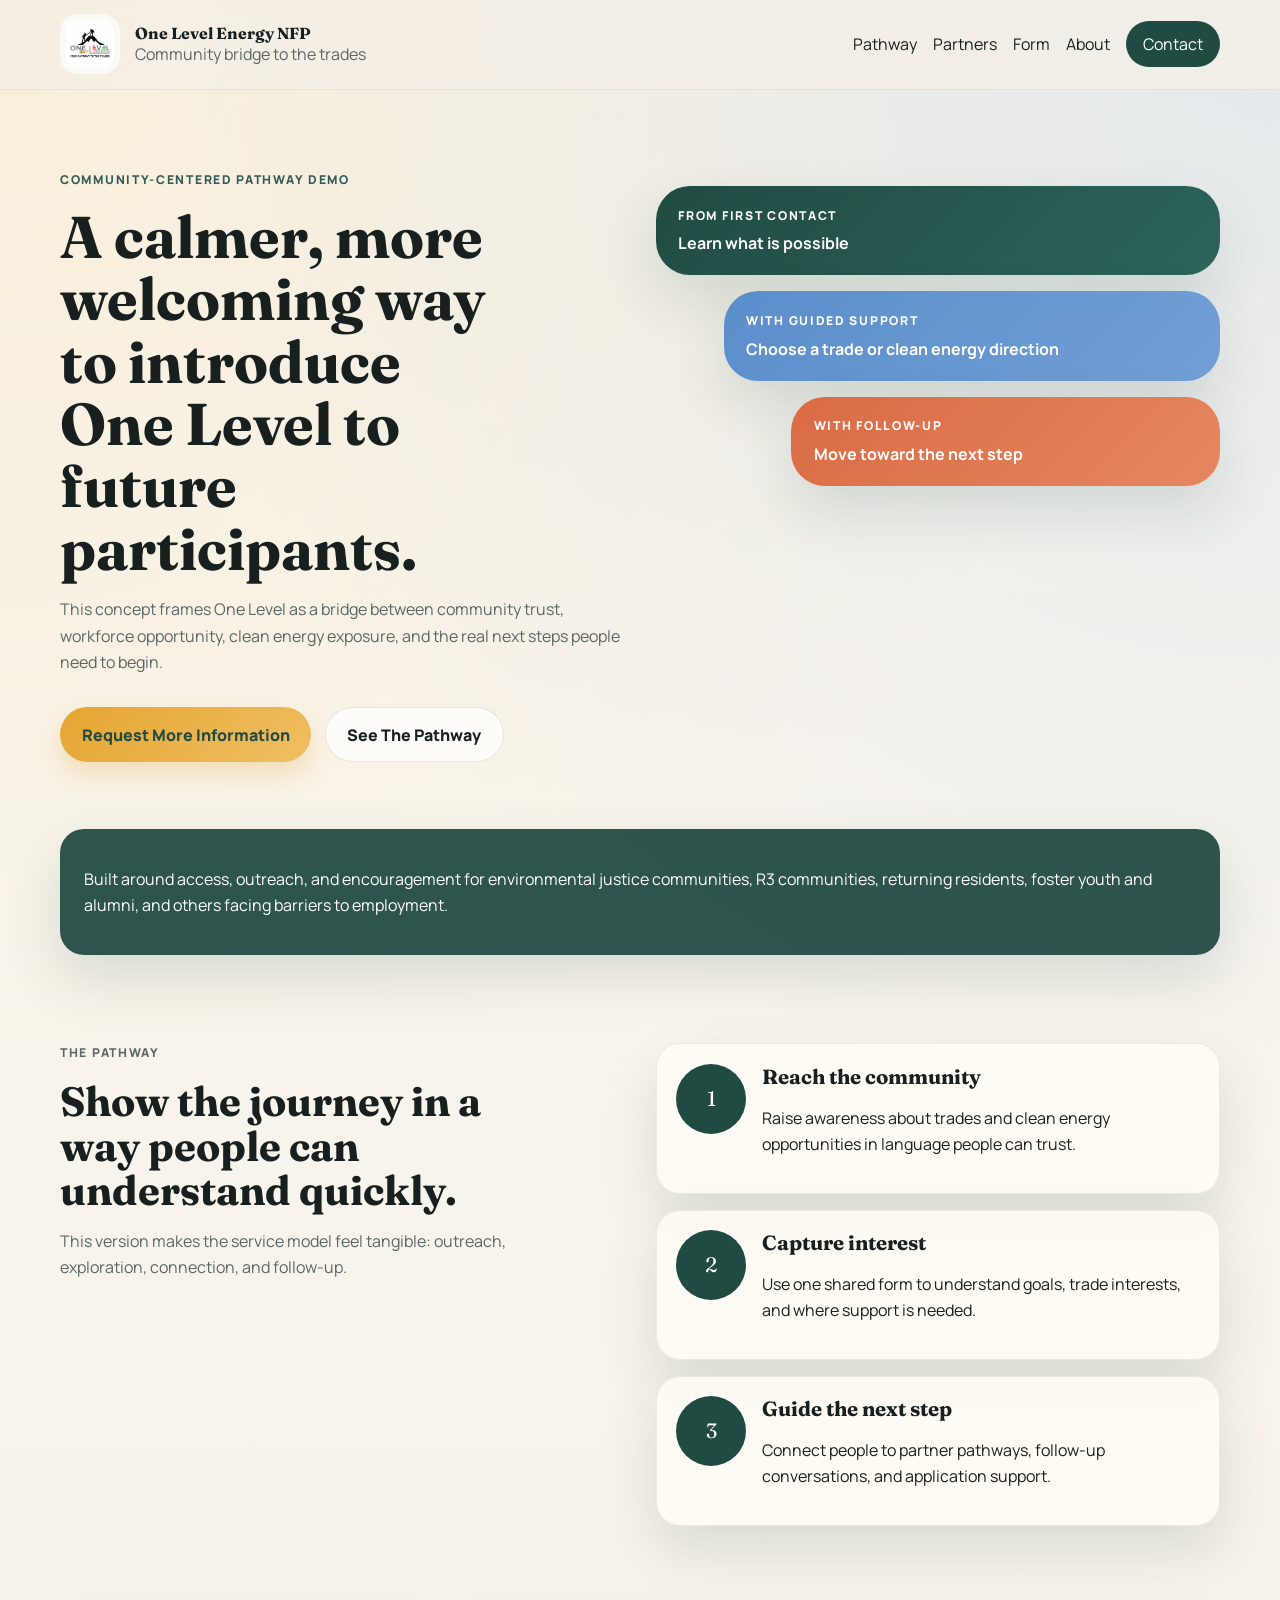
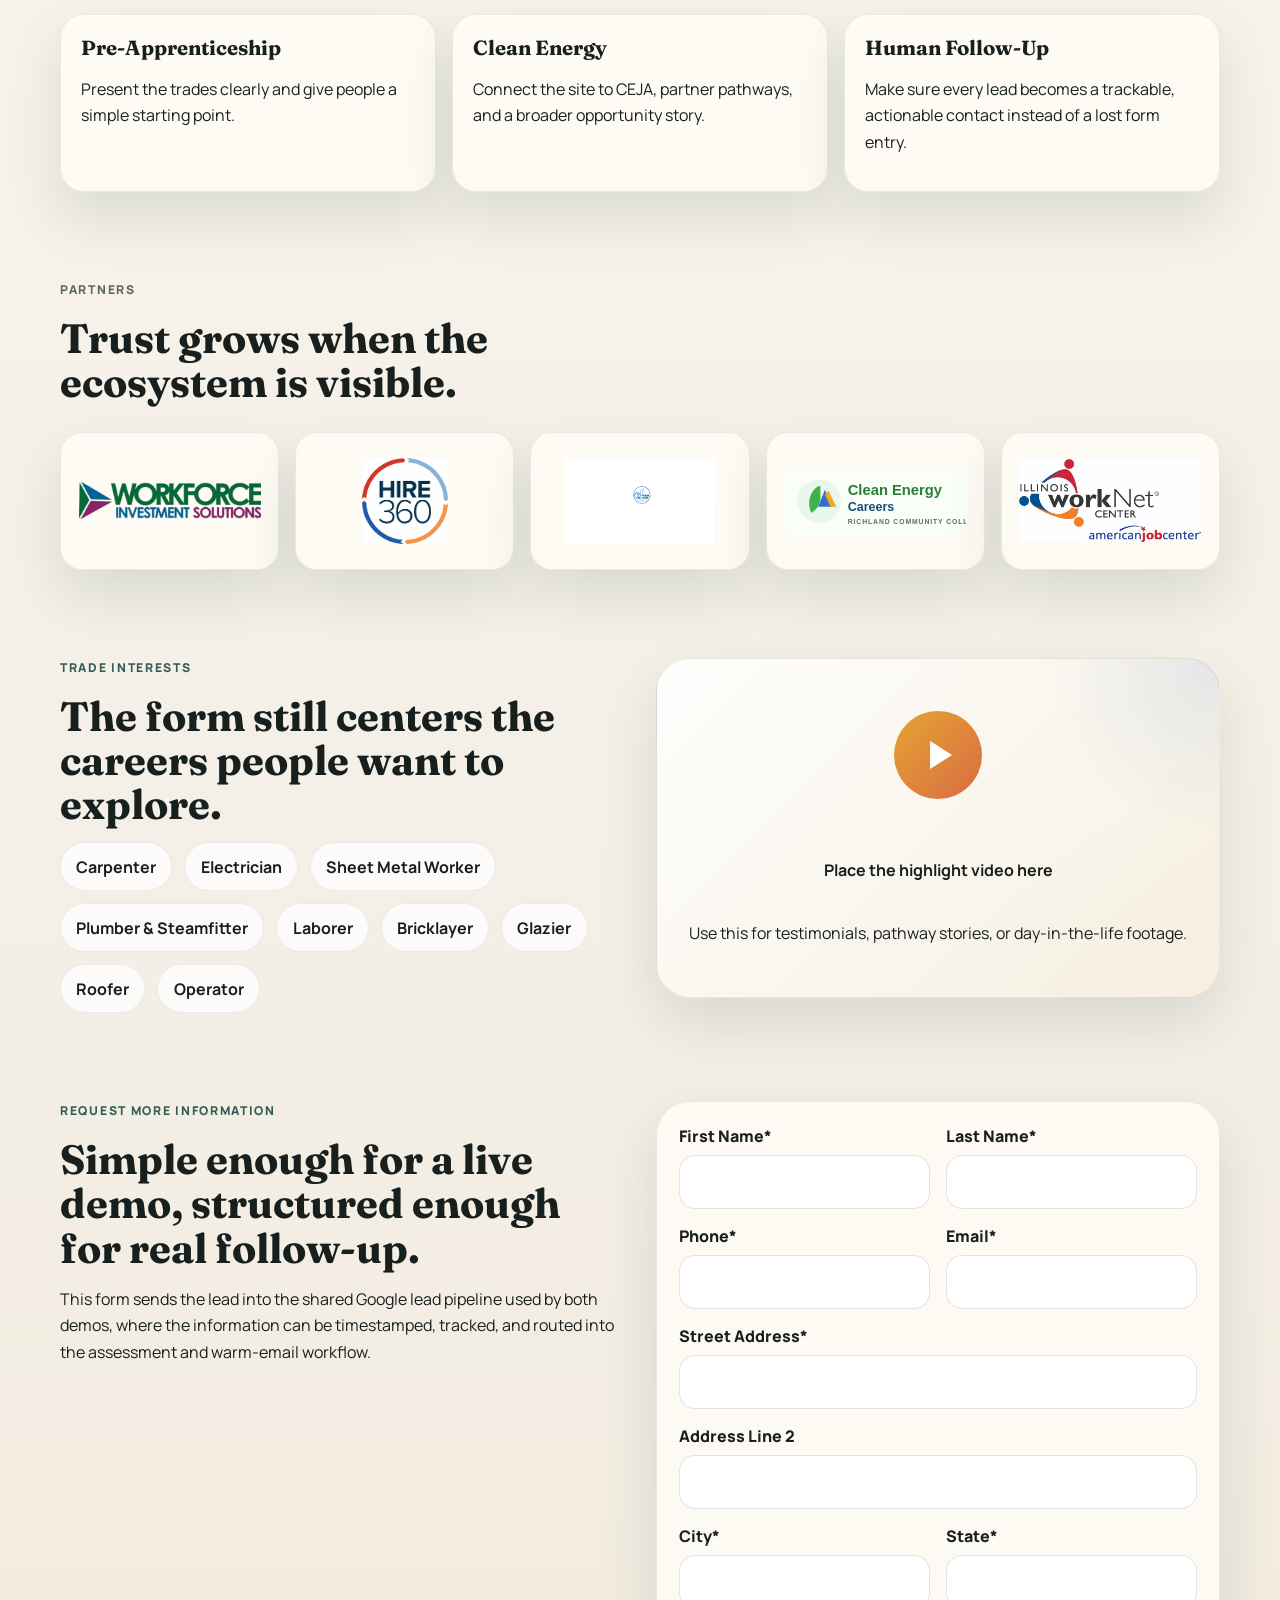
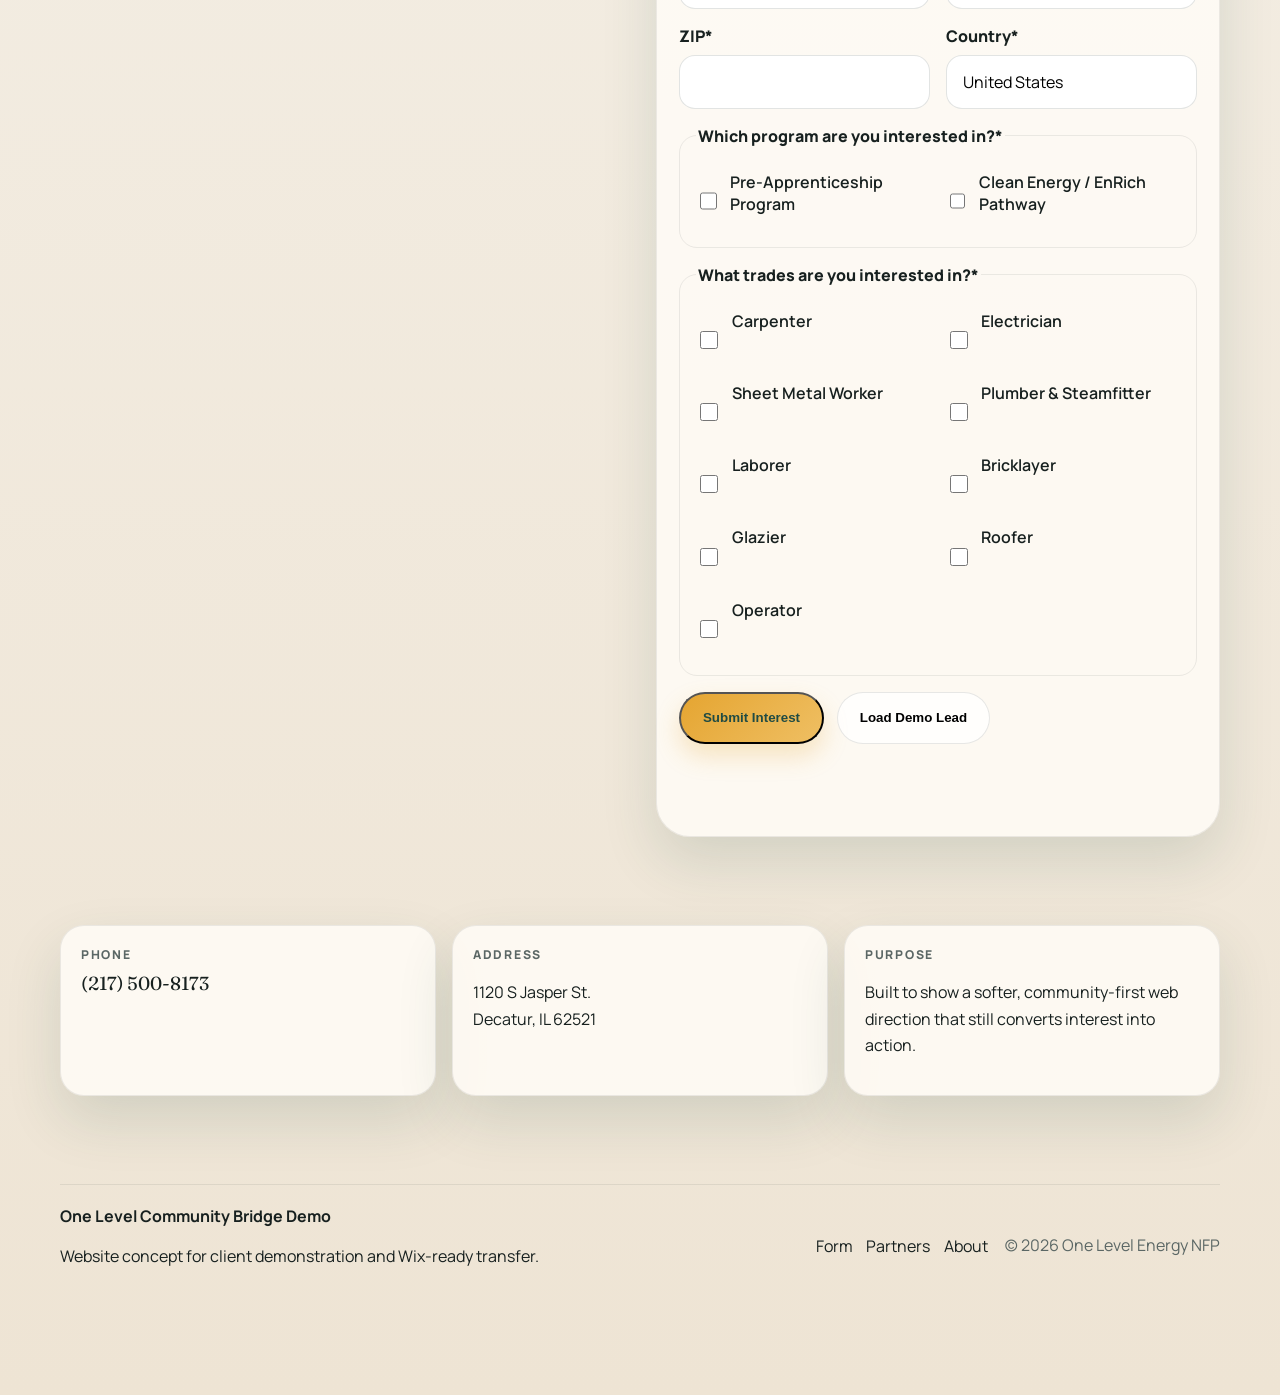
<file: index.html>
<!DOCTYPE html>
<html lang="en">
  <head>
    <meta charset="UTF-8" />
    <meta name="viewport" content="width=device-width, initial-scale=1.0" />
    <title>One Level Community Bridge Demo</title>
    <meta
      name="description"
      content="A community-centered demo website for One Level Energy NFP built for client presentation, Netlify hosting, and easy transfer to Wix."
    />
    <link rel="preconnect" href="https://fonts.googleapis.com" />
    <link rel="preconnect" href="https://fonts.gstatic.com" crossorigin />
    <link
      href="https://fonts.googleapis.com/css2?family=Fraunces:opsz,wght@9..144,500;9..144,600;9..144,700&family=Manrope:wght@400;500;600;700;800&display=swap"
      rel="stylesheet"
    />
    <link rel="stylesheet" href="styles.css" />
  </head>
  <body>
    <header class="site-header" id="top">
      <div class="shell header-shell">
        <a class="brand" href="index.html" aria-label="One Level home">
          <img src="assets/logos/one-level-logo.png" alt="One Level Energy NFP logo" />
          <div>
            <strong>One Level Energy NFP</strong>
            <span>Community bridge to the trades</span>
          </div>
        </a>
        <button class="nav-toggle" type="button" aria-expanded="false" aria-controls="site-nav">
          <span></span>
          <span></span>
          <span></span>
        </button>
        <nav class="site-nav" id="site-nav" aria-label="Primary">
          <a href="#pathway">Pathway</a>
          <a href="#partners">Partners</a>
          <a href="#form">Form</a>
          <a href="about.html">About</a>
          <a href="#contact" class="nav-cta">Contact</a>
        </nav>
      </div>
    </header>

    <main>
      <section class="hero">
        <div class="shell hero-shell">
          <div class="hero-copy">
            <p class="eyebrow">Community-centered pathway demo</p>
            <h1>A calmer, more welcoming way to introduce One Level to future participants.</h1>
            <p class="hero-lead">
              This concept frames One Level as a bridge between community trust, workforce
              opportunity, clean energy exposure, and the real next steps people need to begin.
            </p>
            <div class="hero-actions">
              <a class="button button-primary" href="#form">Request More Information</a>
              <a class="button button-secondary" href="#pathway">See The Pathway</a>
            </div>
          </div>

          <div class="hero-stage">
            <div class="hero-stage-panel panel-large">
              <span class="panel-label">From first contact</span>
              <strong>Learn what is possible</strong>
            </div>
            <div class="hero-stage-panel panel-mid">
              <span class="panel-label">With guided support</span>
              <strong>Choose a trade or clean energy direction</strong>
            </div>
            <div class="hero-stage-panel panel-small">
              <span class="panel-label">With follow-up</span>
              <strong>Move toward the next step</strong>
            </div>
          </div>
        </div>
      </section>

      <section class="community-band">
        <div class="shell community-shell">
          <p>
            Built around access, outreach, and encouragement for environmental justice communities,
            R3 communities, returning residents, foster youth and alumni, and others facing
            barriers to employment.
          </p>
        </div>
      </section>

      <section class="section" id="pathway">
        <div class="shell pathway-layout">
          <div class="section-heading narrow">
            <p class="eyebrow">The Pathway</p>
            <h2>Show the journey in a way people can understand quickly.</h2>
            <p>
              This version makes the service model feel tangible: outreach, exploration,
              connection, and follow-up.
            </p>
          </div>
          <div class="pathway-rail">
            <article>
              <span>1</span>
              <div>
                <h3>Reach the community</h3>
                <p>Raise awareness about trades and clean energy opportunities in language people can trust.</p>
              </div>
            </article>
            <article>
              <span>2</span>
              <div>
                <h3>Capture interest</h3>
                <p>Use one shared form to understand goals, trade interests, and where support is needed.</p>
              </div>
            </article>
            <article>
              <span>3</span>
              <div>
                <h3>Guide the next step</h3>
                <p>Connect people to partner pathways, follow-up conversations, and application support.</p>
              </div>
            </article>
          </div>
        </div>
      </section>

      <section class="section">
        <div class="shell focus-grid">
          <article>
            <h3>Pre-Apprenticeship</h3>
            <p>Present the trades clearly and give people a simple starting point.</p>
          </article>
          <article>
            <h3>Clean Energy</h3>
            <p>Connect the site to CEJA, partner pathways, and a broader opportunity story.</p>
          </article>
          <article>
            <h3>Human Follow-Up</h3>
            <p>Make sure every lead becomes a trackable, actionable contact instead of a lost form entry.</p>
          </article>
        </div>
      </section>

      <section class="section partners-section" id="partners">
        <div class="shell">
          <div class="section-heading">
            <p class="eyebrow">Partners</p>
            <h2>Trust grows when the ecosystem is visible.</h2>
          </div>
          <div class="logo-strip">
            <div class="logo-card"><img src="assets/logos/workforce-investment-solutions.webp" alt="Workforce Investment Solutions logo" /></div>
            <div class="logo-card"><img src="assets/logos/hire360.png" alt="HIRE360 logo" /></div>
            <div class="logo-card"><img src="assets/logos/ceja-logo.png" alt="CEJA Illinois logo" /></div>
            <div class="logo-card"><img src="assets/logos/richland-clean-energy-placeholder.svg" alt="Richland clean energy careers placeholder badge" /></div>
            <div class="logo-card"><img src="assets/logos/illinois-worknet-ajc.jpg" alt="Illinois workNet and American Job Center logo" /></div>
          </div>
        </div>
      </section>

      <section class="section">
        <div class="shell media-layout">
          <div>
            <p class="eyebrow">Trade Interests</p>
            <h2>The form still centers the careers people want to explore.</h2>
            <div class="trade-cloud">
              <span>Carpenter</span>
              <span>Electrician</span>
              <span>Sheet Metal Worker</span>
              <span>Plumber &amp; Steamfitter</span>
              <span>Laborer</span>
              <span>Bricklayer</span>
              <span>Glazier</span>
              <span>Roofer</span>
              <span>Operator</span>
            </div>
          </div>
          <div class="video-placeholder">
            <div class="play-mark"></div>
            <strong>Place the highlight video here</strong>
            <span>Use this for testimonials, pathway stories, or day-in-the-life footage.</span>
          </div>
        </div>
      </section>

      <section class="section form-section" id="form">
        <div class="shell form-layout">
          <div class="form-copy">
            <p class="eyebrow">Request More Information</p>
            <h2>Simple enough for a live demo, structured enough for real follow-up.</h2>
            <p>
              This form sends the lead into the shared Google lead pipeline used by both demos,
              where the information can be timestamped, tracked, and routed into the assessment and
              warm-email workflow.
            </p>
          </div>

          <form class="interest-form" id="interest-form" novalidate>
            <div class="form-row two-up">
              <label><span>First Name*</span><input type="text" name="firstName" required /></label>
              <label><span>Last Name*</span><input type="text" name="lastName" required /></label>
            </div>
            <div class="form-row two-up">
              <label><span>Phone*</span><input type="tel" name="phone" required /></label>
              <label><span>Email*</span><input type="email" name="email" required /></label>
            </div>
            <div class="form-row">
              <label><span>Street Address*</span><input type="text" name="streetAddress" required /></label>
            </div>
            <div class="form-row">
              <label><span>Address Line 2</span><input type="text" name="addressLine2" /></label>
            </div>
            <div class="form-row address-row">
              <label><span>City*</span><input type="text" name="city" required /></label>
              <label><span>State*</span><input type="text" name="state" required /></label>
              <label><span>ZIP*</span><input type="text" name="zip" required /></label>
              <label><span>Country*</span><input type="text" name="country" required value="United States" /></label>
            </div>

            <fieldset class="checkbox-fieldset">
              <legend>Which program are you interested in?*</legend>
              <div class="checkbox-grid">
                <label><input type="checkbox" name="programInterest" value="Pre-Apprenticeship Program" /> Pre-Apprenticeship Program</label>
                <label><input type="checkbox" name="programInterest" value="Clean Energy / EnRich Pathway" /> Clean Energy / EnRich Pathway</label>
              </div>
            </fieldset>

            <fieldset class="checkbox-fieldset">
              <legend>What trades are you interested in?*</legend>
              <div class="checkbox-grid">
                <label><input type="checkbox" name="tradeInterest" value="Carpenter" /> Carpenter</label>
                <label><input type="checkbox" name="tradeInterest" value="Electrician" /> Electrician</label>
                <label><input type="checkbox" name="tradeInterest" value="Sheet Metal Worker" /> Sheet Metal Worker</label>
                <label><input type="checkbox" name="tradeInterest" value="Plumber &amp; Steamfitter" /> Plumber &amp; Steamfitter</label>
                <label><input type="checkbox" name="tradeInterest" value="Laborer" /> Laborer</label>
                <label><input type="checkbox" name="tradeInterest" value="Bricklayer" /> Bricklayer</label>
                <label><input type="checkbox" name="tradeInterest" value="Glazier" /> Glazier</label>
                <label><input type="checkbox" name="tradeInterest" value="Roofer" /> Roofer</label>
                <label><input type="checkbox" name="tradeInterest" value="Operator" /> Operator</label>
              </div>
            </fieldset>

            <div class="form-actions">
              <button class="button button-primary" type="submit">Submit Interest</button>
              <button class="button button-secondary" type="button" id="demo-fill-button">Load Demo Lead</button>
            </div>
            <p class="form-feedback" id="form-feedback" aria-live="polite"></p>
            <p class="form-followup" id="form-followup"></p>
          </form>
        </div>
      </section>

      <section class="section contact-section" id="contact">
        <div class="shell contact-grid">
          <article>
            <span class="contact-label">Phone</span>
            <a href="tel:12175008173">(217) 500-8173</a>
          </article>
          <article>
            <span class="contact-label">Address</span>
            <p>1120 S Jasper St.<br />Decatur, IL 62521</p>
          </article>
          <article>
            <span class="contact-label">Purpose</span>
            <p>Built to show a softer, community-first web direction that still converts interest into action.</p>
          </article>
        </div>
      </section>
    </main>

    <footer class="site-footer">
      <div class="shell footer-shell">
        <div>
          <strong>One Level Community Bridge Demo</strong>
          <p>Website concept for client demonstration and Wix-ready transfer.</p>
        </div>
        <nav class="footer-nav" aria-label="Footer">
          <a href="#form">Form</a>
          <a href="#partners">Partners</a>
          <a href="about.html">About</a>
        </nav>
        <p class="footer-meta">(c) <span id="year"></span> One Level Energy NFP</p>
      </div>
    </footer>

    <script src="site-config.js"></script>
    <script src="script.js"></script>
  </body>
</html>
</file>
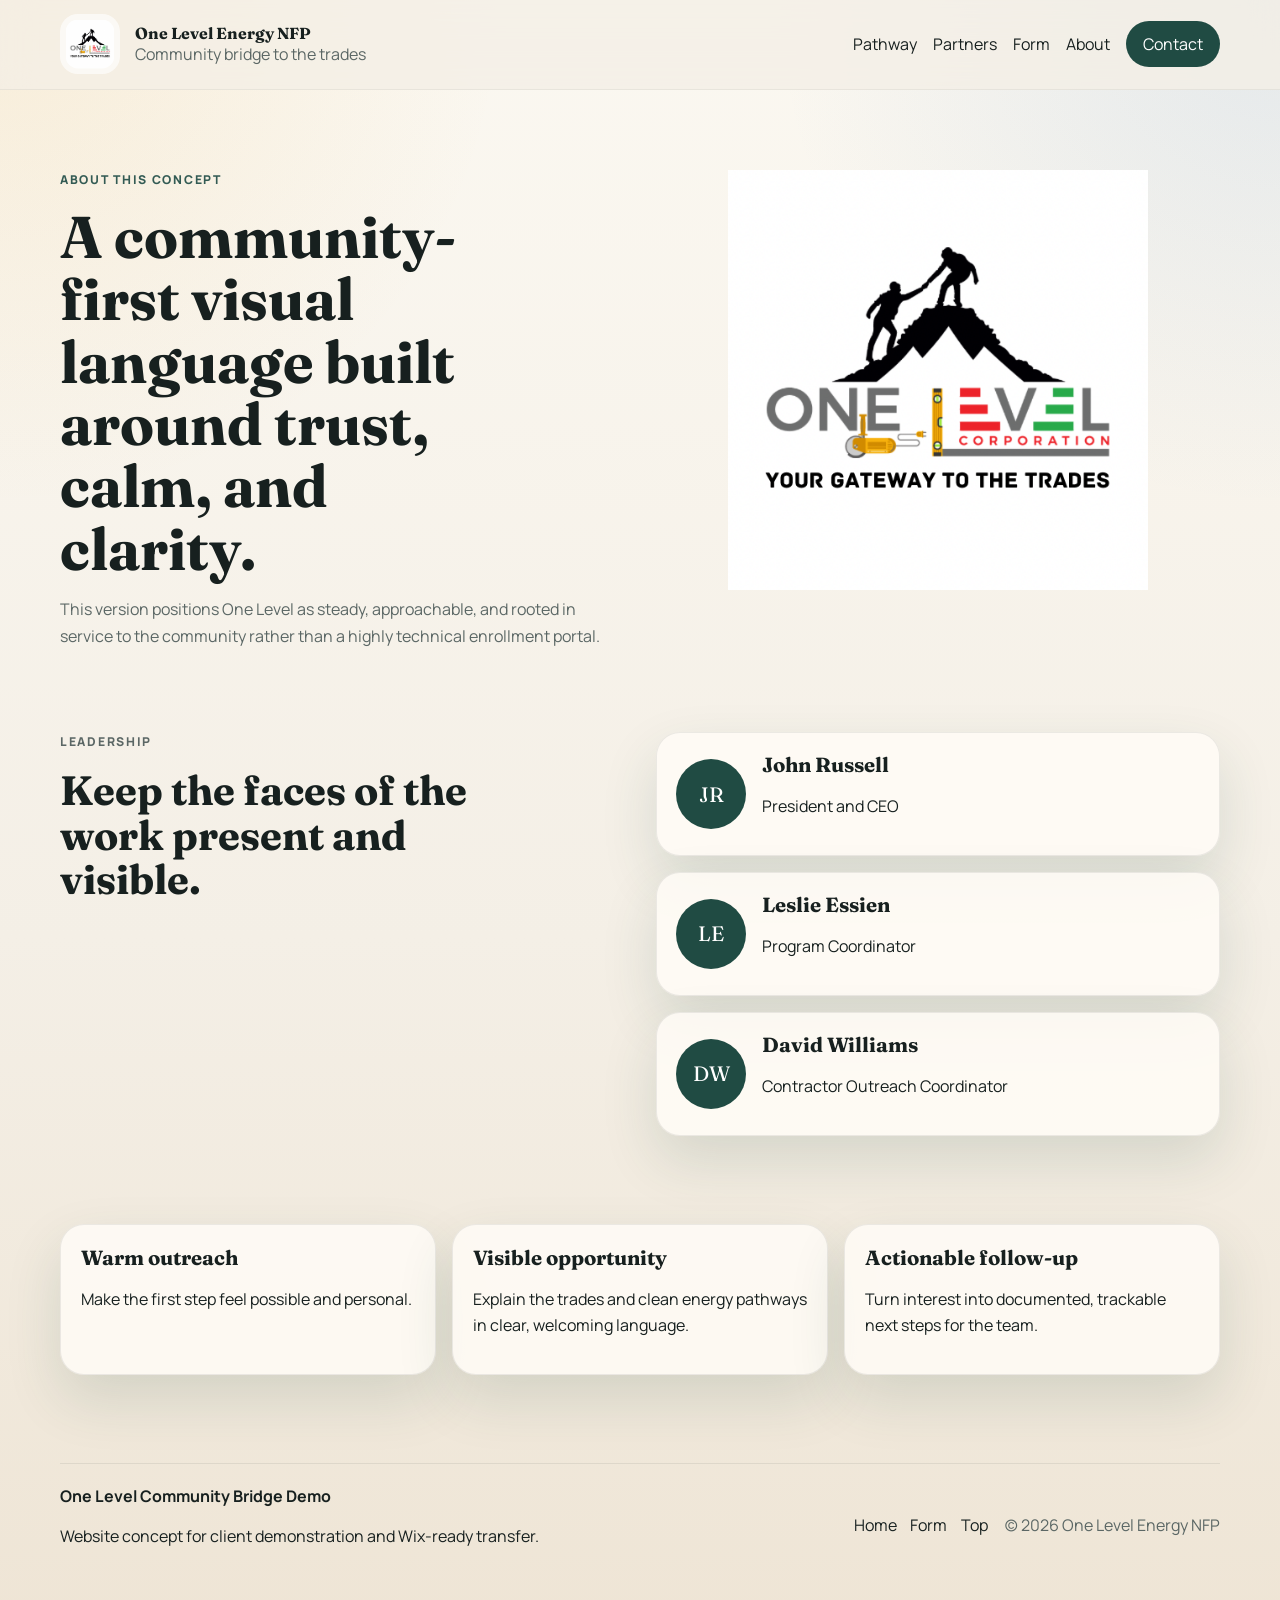
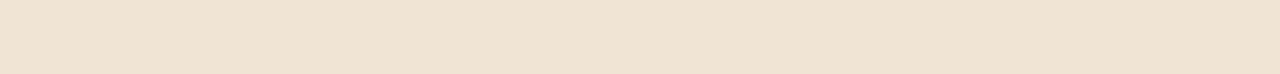
<file: about.html>
<!DOCTYPE html>
<html lang="en">
  <head>
    <meta charset="UTF-8" />
    <meta name="viewport" content="width=device-width, initial-scale=1.0" />
    <title>About | One Level Community Bridge Demo</title>
    <meta
      name="description"
      content="Leadership and mission page for the One Level Community Bridge demo concept."
    />
    <link rel="preconnect" href="https://fonts.googleapis.com" />
    <link rel="preconnect" href="https://fonts.gstatic.com" crossorigin />
    <link
      href="https://fonts.googleapis.com/css2?family=Fraunces:opsz,wght@9..144,500;9..144,600;9..144,700&family=Manrope:wght@400;500;600;700;800&display=swap"
      rel="stylesheet"
    />
    <link rel="stylesheet" href="styles.css" />
  </head>
  <body>
    <header class="site-header" id="top">
      <div class="shell header-shell">
        <a class="brand" href="index.html" aria-label="One Level home">
          <img src="assets/logos/one-level-logo.png" alt="One Level Energy NFP logo" />
          <div>
            <strong>One Level Energy NFP</strong>
            <span>Community bridge to the trades</span>
          </div>
        </a>
        <button class="nav-toggle" type="button" aria-expanded="false" aria-controls="site-nav">
          <span></span>
          <span></span>
          <span></span>
        </button>
        <nav class="site-nav" id="site-nav" aria-label="Primary">
          <a href="index.html#pathway">Pathway</a>
          <a href="index.html#partners">Partners</a>
          <a href="index.html#form">Form</a>
          <a href="about.html">About</a>
          <a href="index.html#contact" class="nav-cta">Contact</a>
        </nav>
      </div>
    </header>

    <main>
      <section class="about-hero">
        <div class="shell about-shell">
          <div>
            <p class="eyebrow">About This Concept</p>
            <h1>A community-first visual language built around trust, calm, and clarity.</h1>
            <p class="hero-lead">
              This version positions One Level as steady, approachable, and rooted in service to
              the community rather than a highly technical enrollment portal.
            </p>
          </div>
          <div class="about-mark">
            <img src="assets/logos/one-level-logo.png" alt="One Level Energy NFP logo" />
          </div>
        </div>
      </section>

      <section class="section">
        <div class="shell leadership-layout">
          <div class="section-heading narrow">
            <p class="eyebrow">Leadership</p>
            <h2>Keep the faces of the work present and visible.</h2>
          </div>
          <div class="leaders">
            <article>
              <span>JR</span>
              <div>
                <h3>John Russell</h3>
                <p>President and CEO</p>
              </div>
            </article>
            <article>
              <span>LE</span>
              <div>
                <h3>Leslie Essien</h3>
                <p>Program Coordinator</p>
              </div>
            </article>
            <article>
              <span>DW</span>
              <div>
                <h3>David Williams</h3>
                <p>Contractor Outreach Coordinator</p>
              </div>
            </article>
          </div>
        </div>
      </section>

      <section class="section">
        <div class="shell values-grid">
          <article>
            <h3>Warm outreach</h3>
            <p>Make the first step feel possible and personal.</p>
          </article>
          <article>
            <h3>Visible opportunity</h3>
            <p>Explain the trades and clean energy pathways in clear, welcoming language.</p>
          </article>
          <article>
            <h3>Actionable follow-up</h3>
            <p>Turn interest into documented, trackable next steps for the team.</p>
          </article>
        </div>
      </section>
    </main>

    <footer class="site-footer">
      <div class="shell footer-shell">
        <div>
          <strong>One Level Community Bridge Demo</strong>
          <p>Website concept for client demonstration and Wix-ready transfer.</p>
        </div>
        <nav class="footer-nav" aria-label="Footer">
          <a href="index.html">Home</a>
          <a href="index.html#form">Form</a>
          <a href="#top">Top</a>
        </nav>
        <p class="footer-meta">(c) <span id="year"></span> One Level Energy NFP</p>
      </div>
    </footer>

    <script src="site-config.js"></script>
    <script src="script.js"></script>
  </body>
</html>
</file>
<file: styles.css>
:root {
  --bg: #f4efe6;
  --surface: rgba(255, 252, 246, 0.86);
  --text: #17201f;
  --muted: #5b6765;
  --line: rgba(23, 32, 31, 0.1);
  --forest: #204b43;
  --forest-soft: #335b54;
  --gold: #e5a531;
  --clay: #d96b43;
  --sky: #5a8ecb;
  --shadow: 0 24px 56px rgba(32, 75, 67, 0.14);
  --radius-xl: 34px;
  --radius-lg: 24px;
  --radius-md: 18px;
  --shell: min(1160px, calc(100vw - 2rem));
}

*,
*::before,
*::after {
  box-sizing: border-box;
}

html {
  scroll-behavior: smooth;
}

body {
  margin: 0;
  font-family: "Manrope", sans-serif;
  color: var(--text);
  background:
    radial-gradient(circle at top right, rgba(90, 142, 203, 0.14), transparent 24%),
    radial-gradient(circle at top left, rgba(229, 165, 49, 0.12), transparent 24%),
    linear-gradient(180deg, #fbf8f1 0%, var(--bg) 56%, #eee4d4 100%);
}

img {
  display: block;
  max-width: 100%;
}

a {
  color: inherit;
  text-decoration: none;
}

p,
li {
  line-height: 1.65;
}

.shell {
  width: var(--shell);
  margin: 0 auto;
}

.site-header {
  position: sticky;
  top: 0;
  z-index: 30;
  padding: 0.9rem 0;
  backdrop-filter: blur(16px);
  background: rgba(244, 239, 230, 0.78);
  border-bottom: 1px solid rgba(23, 32, 31, 0.06);
}

.header-shell {
  display: flex;
  align-items: center;
  justify-content: space-between;
  gap: 1.4rem;
}

.brand {
  display: flex;
  gap: 0.95rem;
  align-items: center;
}

.brand img {
  width: 60px;
  height: 60px;
  object-fit: contain;
  border-radius: 18px;
  background: rgba(255, 255, 255, 0.64);
  padding: 0.35rem;
}

.brand strong,
.brand span {
  display: block;
}

.brand strong,
h1,
h2,
h3 {
  font-family: "Fraunces", serif;
}

.brand span,
.footer-meta,
.contact-label,
.form-followup,
.form-feedback,
.section-heading p,
.hero-lead {
  color: var(--muted);
}

.site-nav {
  display: flex;
  gap: 1rem;
  align-items: center;
}

.nav-cta,
.button {
  border-radius: 999px;
}

.nav-cta {
  padding: 0.75rem 1.05rem;
  background: var(--forest);
  color: #ffffff !important;
}

.nav-toggle {
  display: none;
  width: 48px;
  height: 48px;
  padding: 0;
  border-radius: 16px;
  border: 1px solid var(--line);
  background: rgba(255, 255, 255, 0.72);
}

.nav-toggle span {
  display: block;
  width: 20px;
  height: 2px;
  margin: 5px auto;
  background: var(--forest);
}

.hero,
.about-hero {
  padding: 5rem 0 3.2rem;
}

.hero-shell,
.about-shell,
.pathway-layout,
.media-layout,
.form-layout,
.leadership-layout {
  display: grid;
  grid-template-columns: repeat(2, minmax(0, 1fr));
  gap: 2rem;
  align-items: start;
}

.eyebrow {
  margin: 0 0 1rem;
  text-transform: uppercase;
  letter-spacing: 0.14em;
  font-size: 0.76rem;
  font-weight: 800;
  color: var(--forest-soft);
}

h1 {
  margin: 0;
  font-size: clamp(2.8rem, 4.6vw, 5.4rem);
  line-height: 1.06;
  max-width: 11ch;
}

h2 {
  margin: 0;
  font-size: clamp(2rem, 3.2vw, 3.25rem);
  line-height: 1.08;
}

h3 {
  margin: 0;
  font-size: 1.28rem;
}

.hero-actions,
.form-actions,
.footer-nav {
  display: flex;
  flex-wrap: wrap;
  gap: 0.85rem;
}

.hero-actions {
  margin-top: 2rem;
}

.button {
  display: inline-flex;
  align-items: center;
  justify-content: center;
  min-height: 52px;
  padding: 0.95rem 1.35rem;
  font-weight: 800;
}

.button-primary {
  background: linear-gradient(135deg, var(--gold), #efbf63);
  color: var(--forest);
  box-shadow: 0 12px 24px rgba(229, 165, 49, 0.26);
}

.button-secondary {
  border: 1px solid var(--line);
  background: rgba(255, 255, 255, 0.72);
}

.hero-stage {
  display: grid;
  gap: 1rem;
  padding-top: 1rem;
}

.hero-stage-panel {
  padding: 1.3rem 1.4rem;
  border-radius: var(--radius-xl);
  color: #ffffff;
  box-shadow: var(--shadow);
}

.panel-large {
  background: linear-gradient(135deg, var(--forest) 0%, #2d645a 100%);
}

.panel-mid {
  margin-left: 12%;
  background: linear-gradient(135deg, var(--sky) 0%, #729fd5 100%);
}

.panel-small {
  margin-left: 24%;
  background: linear-gradient(135deg, var(--clay) 0%, #e58761 100%);
}

.panel-label,
.contact-label {
  display: block;
  margin-bottom: 0.55rem;
  font-size: 0.76rem;
  font-weight: 800;
  text-transform: uppercase;
  letter-spacing: 0.14em;
}

.community-band,
.section,
.site-footer {
  padding: 1rem 0 4.5rem;
}

.community-shell {
  padding: 1.3rem 1.5rem;
  border-radius: var(--radius-lg);
  background: rgba(32, 75, 67, 0.94);
  color: #ffffff;
  box-shadow: var(--shadow);
}

.section-heading {
  max-width: 56ch;
  margin-bottom: 1.7rem;
}

.section-heading.narrow {
  max-width: 46ch;
}

.pathway-rail {
  display: grid;
  gap: 1rem;
}

.pathway-rail article,
.focus-grid article,
.logo-card,
.contact-grid article,
.leaders article,
.values-grid article,
.interest-form,
.video-placeholder {
  background: var(--surface);
  border: 1px solid rgba(23, 32, 31, 0.08);
  box-shadow: var(--shadow);
}

.pathway-rail article {
  display: grid;
  grid-template-columns: 70px 1fr;
  gap: 1rem;
  padding: 1.2rem;
  border-radius: var(--radius-lg);
}

.pathway-rail span,
.leaders span {
  width: 70px;
  height: 70px;
  display: inline-flex;
  align-items: center;
  justify-content: center;
  border-radius: 50%;
  color: #ffffff;
  background: var(--forest);
  font-family: "Fraunces", serif;
  font-size: 1.3rem;
}

.focus-grid,
.contact-grid,
.values-grid {
  display: grid;
  grid-template-columns: repeat(3, minmax(0, 1fr));
  gap: 1rem;
}

.focus-grid article,
.contact-grid article,
.values-grid article {
  padding: 1.25rem;
  border-radius: var(--radius-lg);
}

.logo-strip {
  display: grid;
  grid-template-columns: repeat(5, minmax(0, 1fr));
  gap: 1rem;
}

.logo-card {
  min-height: 138px;
  border-radius: 22px;
  padding: 1.1rem;
  display: flex;
  align-items: center;
  justify-content: center;
}

.logo-card img {
  max-height: 86px;
  object-fit: contain;
}

.trade-cloud {
  display: flex;
  flex-wrap: wrap;
  gap: 0.75rem;
  margin-top: 1rem;
}

.trade-cloud span {
  padding: 0.78rem 0.95rem;
  border-radius: 999px;
  background: rgba(255, 255, 255, 0.76);
  border: 1px solid rgba(23, 32, 31, 0.08);
  font-weight: 700;
}

.video-placeholder {
  min-height: 340px;
  border-radius: var(--radius-xl);
  padding: 2rem;
  display: grid;
  place-items: center;
  text-align: center;
  background:
    radial-gradient(circle at top right, rgba(90, 142, 203, 0.14), transparent 26%),
    linear-gradient(135deg, rgba(255, 255, 255, 0.9), rgba(246, 238, 223, 0.92));
}

.play-mark {
  width: 88px;
  height: 88px;
  border-radius: 50%;
  margin-bottom: 1.2rem;
  background: linear-gradient(135deg, var(--gold), var(--clay));
  position: relative;
}

.play-mark::before {
  content: "";
  position: absolute;
  inset: 50% auto auto 50%;
  transform: translate(-36%, -50%);
  border-style: solid;
  border-width: 14px 0 14px 22px;
  border-color: transparent transparent transparent #ffffff;
}

.interest-form {
  padding: 1.4rem;
  border-radius: var(--radius-xl);
  display: grid;
  gap: 1rem;
}

.form-row {
  display: grid;
  gap: 1rem;
}

.two-up {
  grid-template-columns: repeat(2, minmax(0, 1fr));
}

.address-row {
  grid-template-columns: repeat(2, minmax(0, 1fr));
}

.interest-form label span,
.checkbox-fieldset legend {
  display: block;
  margin-bottom: 0.5rem;
  font-weight: 800;
}

.interest-form input {
  width: 100%;
  min-height: 54px;
  padding: 0.9rem 1rem;
  border: 1px solid rgba(23, 32, 31, 0.12);
  border-radius: 16px;
  background: rgba(255, 255, 255, 0.94);
  font: inherit;
}

.checkbox-fieldset {
  margin: 0;
  padding: 1rem;
  border-radius: 18px;
  border: 1px solid rgba(23, 32, 31, 0.08);
}

.checkbox-grid {
  display: grid;
  grid-template-columns: repeat(2, minmax(0, 1fr));
  gap: 0.75rem 1rem;
}

.checkbox-grid label {
  display: flex;
  gap: 0.65rem;
  align-items: flex-start;
  font-weight: 600;
}

.checkbox-grid input {
  width: 18px;
  margin-top: 0.2rem;
}

.form-feedback,
.form-followup {
  min-height: 1.2rem;
  margin: 0;
  font-weight: 700;
}

.form-feedback.success {
  color: #1f6c37;
}

.form-feedback.error {
  color: #a73934;
}

.form-followup a {
  color: var(--forest-soft);
  font-weight: 800;
}

.contact-grid a {
  font-size: 1.18rem;
  font-family: "Fraunces", serif;
}

.about-mark {
  display: flex;
  justify-content: center;
}

.about-mark img {
  width: min(420px, 100%);
}

.leaders {
  display: grid;
  gap: 1rem;
}

.leaders article {
  padding: 1.2rem;
  border-radius: var(--radius-lg);
  display: grid;
  grid-template-columns: 70px 1fr;
  gap: 1rem;
  align-items: center;
}

.footer-shell {
  padding: 1.3rem 0 2.3rem;
  border-top: 1px solid rgba(23, 32, 31, 0.08);
  display: grid;
  grid-template-columns: 1.5fr auto auto;
  gap: 1rem;
  align-items: center;
}

@media (max-width: 1080px) {
  .logo-strip,
  .focus-grid,
  .contact-grid,
  .values-grid {
    grid-template-columns: repeat(2, minmax(0, 1fr));
  }
}

@media (max-width: 860px) {
  .nav-toggle {
    display: block;
  }

  .site-nav {
    position: absolute;
    top: calc(100% + 0.7rem);
    right: 1rem;
    left: 1rem;
    display: none;
    flex-direction: column;
    gap: 0.9rem;
    padding: 1rem;
    border-radius: 22px;
    background: rgba(255, 255, 255, 0.96);
    box-shadow: var(--shadow);
  }

  .site-nav.is-open {
    display: flex;
  }

  .hero-shell,
  .about-shell,
  .pathway-layout,
  .media-layout,
  .form-layout,
  .leadership-layout,
  .footer-shell,
  .focus-grid,
  .contact-grid,
  .values-grid,
  .logo-strip {
    grid-template-columns: 1fr;
  }

  .two-up,
  .address-row,
  .checkbox-grid {
    grid-template-columns: 1fr;
  }
}

@media (max-width: 640px) {
  :root {
    --shell: min(100vw - 1.1rem, 100%);
  }

  .hero,
  .about-hero {
    padding-top: 4rem;
  }

  .section,
  .community-band {
    padding-bottom: 4rem;
  }

  .pathway-rail article,
  .leaders article {
    grid-template-columns: 1fr;
  }

  .panel-mid,
  .panel-small {
    margin-left: 0;
  }
}
</file>
